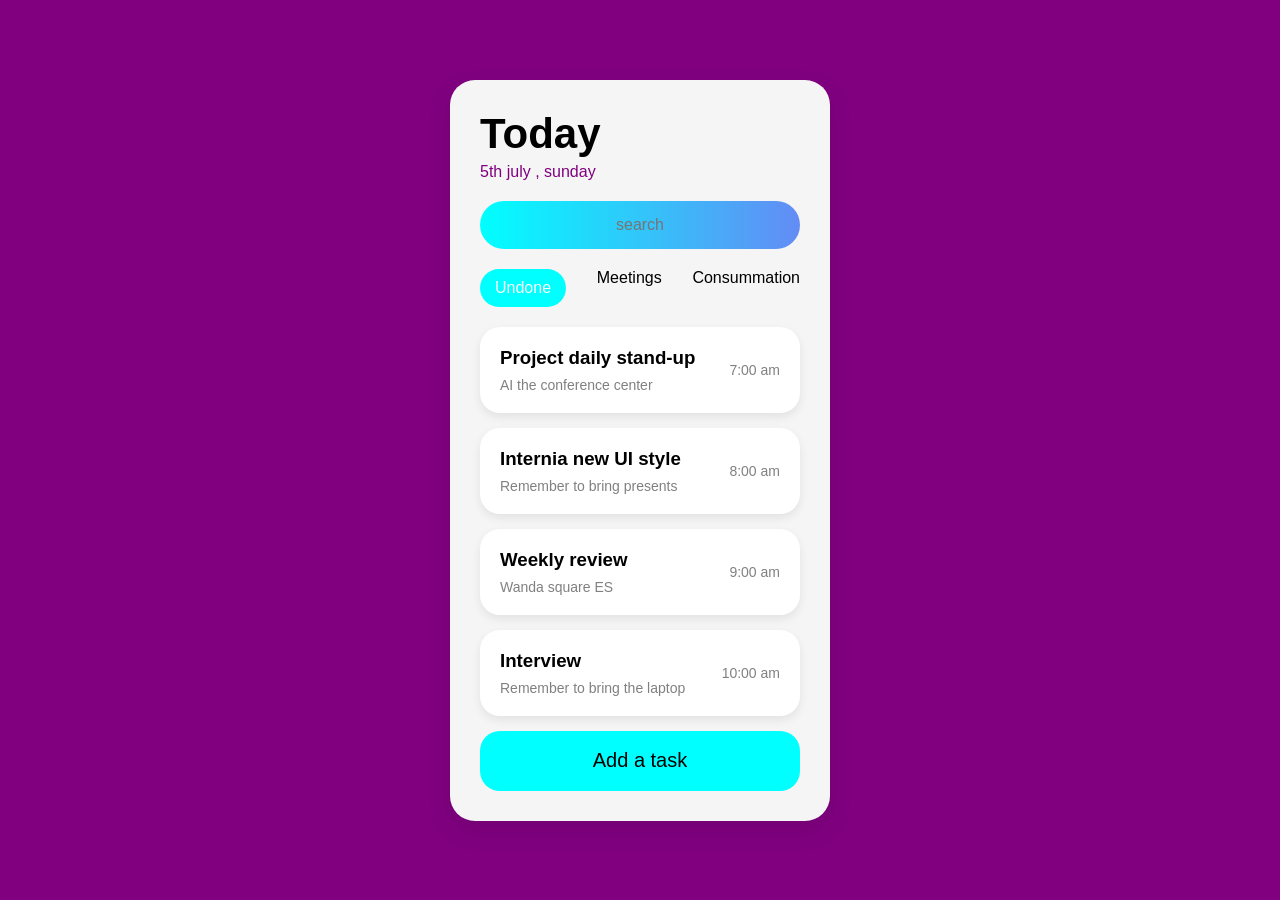
<file: index.html>
<!DOCTYPE html>
<html lang="en">
    <head>
        <meta charset="UTF-8">
        <meta name="viweport" content="width=device-width , initial=0.1">
        <title>Project 3</title>
        <link rel="icon" type="image/x-icon" href="d:\work\html\image\cramra.jpg">
        <link rel="stylesheet" href="style.css">
    </head>
    <body>
        <div class="container">

            <div class="queen">
                <h1>Today</h1>
                <p>5th july , sunday</p>
            </div>
            <div class="search">
                <input type="text" placeholder="search">
            </div>

            <div class="task">
                <span class="info">Undone</span>
                <span>Meetings</span>
                <span>Consummation</span>
            </div>

            <div class="hero">
                <div class="king">
                    <h3>Project daily stand-up</h3>
                    <p>AI the conference center</p>
                </div>
                <div class="time">
                    7:00 am
                </div>
            </div>
            <div class="hero">
                <div class="king">
                    <h3>Internia new UI style </h3>
                    <p>Remember to bring presents</p>
                </div>
                <div class="time">
                    8:00 am
                </div>
            </div>

            <div class="hero">
                <div class="king">
                    <h3>Weekly review</h3>
                    <p>Wanda square ES</p>
                </div>
                <div class="time">
                    9:00 am
                </div>
            </div>

            <div class="hero">
                <div class="king">
                    <h3>Interview</h3>
                    <p>Remember to bring the laptop</p>
                </div>
                <div class="time">
                    10:00 am
                </div>
            </div>
            <div class="btn">
                <button>Add a task</button>
            </div>
        </div>
    </body>
    
</html>
</file>
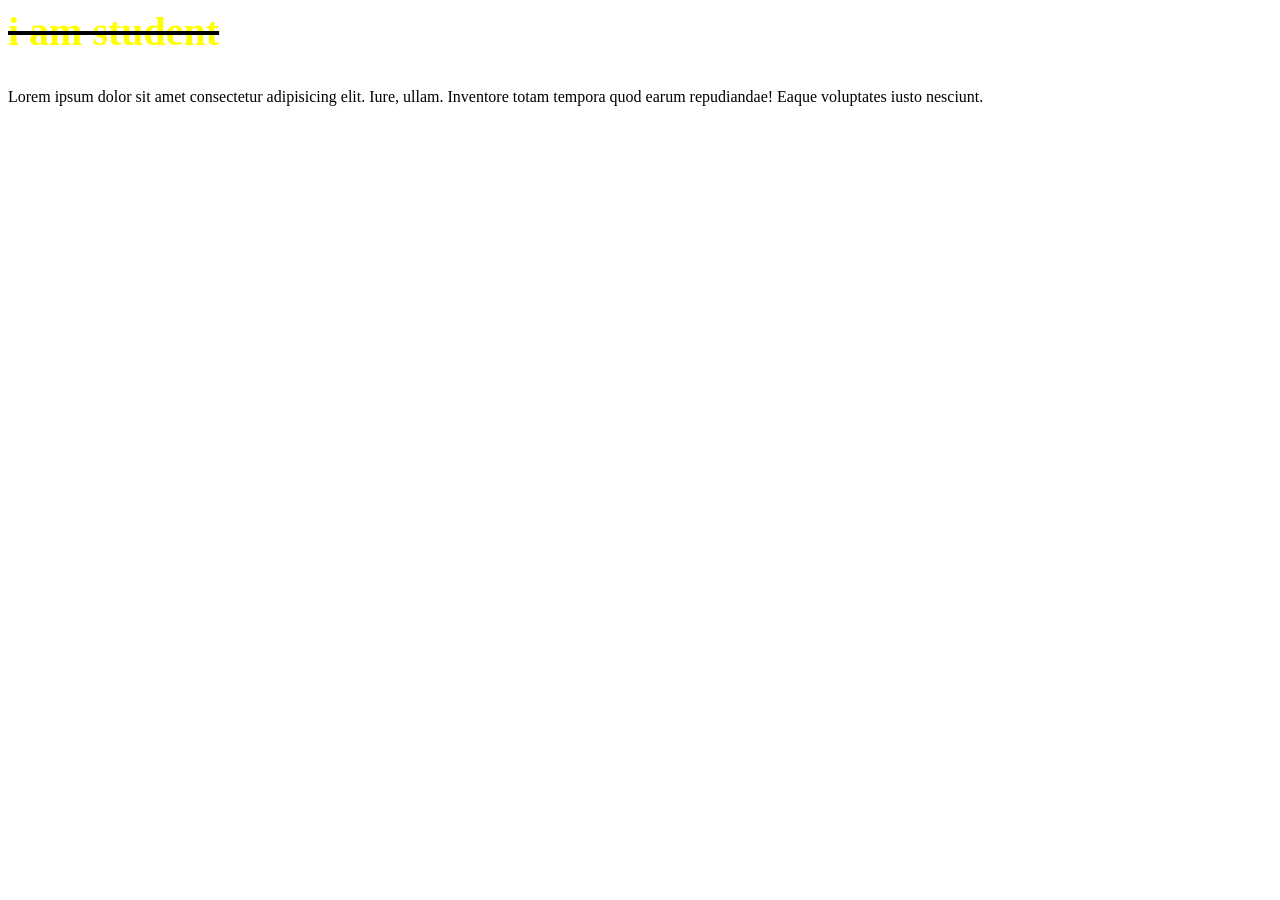
<file: learning.html>
<html lang="en">
    <head>
        <meta charset="UTF-8">
        <TITLE>rahul</TITLE>
        <link rel="icon" type="image/x-icon" href="d:\work\html\image\Youtube_logo.png">
        <link rel="stylesheet" href="learning.css">
    </head>
    <body>
        <h2 class="hero">i am student</h2>
        <p>Lorem ipsum dolor sit amet consectetur adipisicing elit. Iure, ullam. Inventore totam tempora quod earum repudiandae! Eaque voluptates iusto nesciunt.</p>

    </body>
</html>
</file>
<file: style.css>
* {
    margin: 0;
    padding: 0;
    box-sizing: border-box;
    font-family: 'Gill Sans', 'Gill Sans MT', Calibri, 'Trebuchet MS', sans-serif;
}

body {
    min-height: 100vh;
    justify-content: center;
    align-items: center;
    background: purple;
    display: flex;
}

.container {
    width: 380px;
    padding: 30px;
    border-radius: 25px;
    background: whitesmoke;
    box-shadow: 0 10px 25px rgba(0, 0, 0, 0.1);
}

.queen h1 {
    font-size: 42px;
    margin-bottom: 5px;
}

.queen p {
    margin-bottom: 20px;
    color: purple;
}

.search input {
    width: 100%;
    padding: 15px;
    border: none;
    border-radius: 30px;
    background: linear-gradient(to right,cyan,#638cf5);
    color:white;
    text-align: center;
    font-size: 16px;
    margin-bottom: 20px;
}

.task {
    justify-content: space-between;
    display: flex;
    margin-bottom: 20px;
}

.task button {
    background: none;
    border: none;
    color: purple;
    cursor: pointer;
}

.task .info {
    background: cyan;
    padding: 10px 15px;
    border-radius: 20px;
    color: white;
}

.hero {
    display: flex;
    justify-content: space-between;
    padding: 20px;
    align-items: center;
    background: white;
    border-radius: 20px;
    margin-bottom: 15px;
    box-shadow: 0 4px 10px rgba(0, 0, 0, 0.08);
}

.king h3 {
    margin-bottom: 8px;
}

.king p {
    font-size: 14px;
    color: gray;
}

.time {
    color: gray;
    font-size: 14px;
}

.btn button{
    padding: 18px;
    height: 60px;
    width: 100%;
    border:none;
    border-radius: 20px;
    background: cyan;
    color-scheme: white;
    font-size: 20px;
    cursor: pointer;
}
</file>
<file: learning.css>
.hero {
    font-family: Cambria, Cochin, Georgia, Times, 'Times New Roman', serif;
    font-size: 40px;
    color: yellow;
    text-decoration: line-through black;
}
</file>
